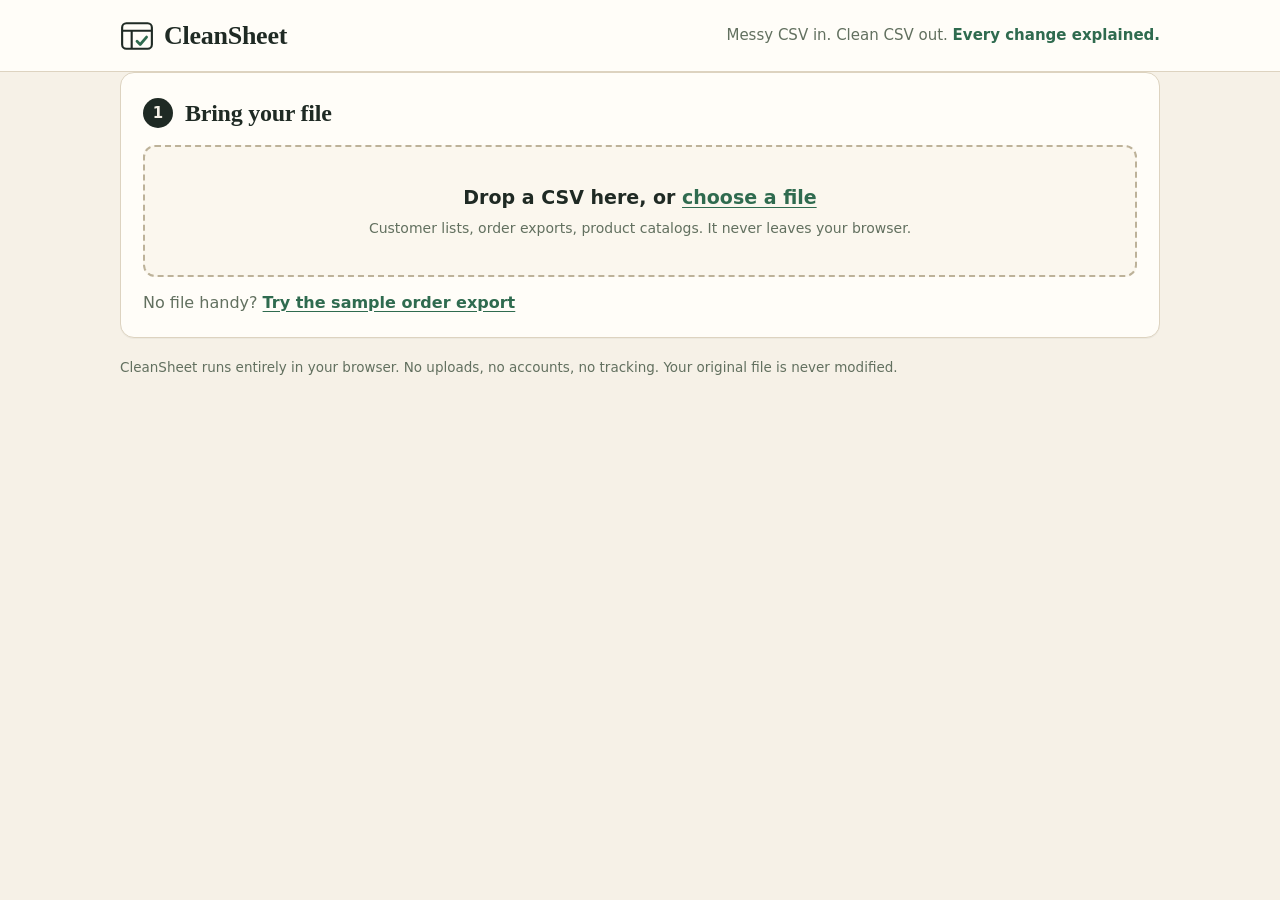
<file: index.html>
<!doctype html>
<html lang="en">
<head>
<meta charset="utf-8">
<meta name="viewport" content="width=device-width, initial-scale=1">
<title>CleanSheet</title>
<meta name="description" content="Clean a messy CSV in your browser. Every change is explained, reviewable and undoable.">
<link rel="stylesheet" href="style.css">
</head>
<body>

<header class="top">
  <div class="wrap top-row">
    <div class="brand">
      <svg class="mark" viewBox="0 0 32 32" aria-hidden="true">
        <rect x="2" y="4" width="28" height="24" rx="4" fill="none" stroke="currentColor" stroke-width="2"/>
        <path d="M2 11h28M11 11v17" stroke="currentColor" stroke-width="2"/>
        <path d="M16 21l3 3 6-7" fill="none" stroke="var(--accent)" stroke-width="2.6" stroke-linecap="round" stroke-linejoin="round"/>
      </svg>
      <span class="brand-name">CleanSheet</span>
    </div>
    <p class="tagline">Messy CSV in. Clean CSV out. <strong>Every change explained.</strong></p>
  </div>
</header>

<main class="wrap">

  <!-- STEP 1 -->
  <section class="card" id="s1">
    <div class="step-head"><span class="num">1</span><h2>Bring your file</h2></div>
    <div class="drop" id="drop" tabindex="0" role="button" aria-label="Choose a CSV file">
      <input type="file" id="file" accept=".csv,.tsv,.txt,text/csv" hidden>
      <p class="drop-big">Drop a CSV here, or <span class="link">choose a file</span></p>
      <p class="drop-small">Customer lists, order exports, product catalogs. It never leaves your browser.</p>
    </div>
    <p class="or">No file handy? <button class="linkbtn" id="useSample" type="button">Try the sample order export</button></p>
    <p class="err" id="loadErr" role="alert" hidden></p>
  </section>

  <!-- STEP 2 -->
  <section class="card" id="s2" hidden>
    <div class="step-head"><span class="num">2</span><h2>Tell it what to fix</h2></div>
    <p class="meta" id="fileMeta"></p>
    <div class="tablewrap small"><table id="previewTable"></table></div>

    <label class="lbl" for="instruction">Describe the job in plain English</label>
    <textarea id="instruction" rows="2" placeholder="e.g. Remove duplicate customers, keep the newest order, flag missing email addresses, and standardize the dates and phone numbers."></textarea>
    <div class="chips" id="chips">
      <button type="button" class="chip">Remove duplicate customers, keep the newest order, flag missing email addresses, and standardize the dates and phone numbers.</button>
      <button type="button" class="chip">Clean everything</button>
      <button type="button" class="chip">Just find duplicates and flag anything missing</button>
    </div>
    <div class="row">
      <button class="btn primary" id="makePlan" type="button">Make a cleaning plan</button>
    </div>
    <p class="honest">Honest note: the instruction reader is a set of keyword rules, not an AI model. It shows you exactly what it understood so you can switch anything on or off.</p>
  </section>

  <!-- STEP 3 -->
  <section class="card" id="s3" hidden>
    <div class="step-head"><span class="num">3</span><h2>Check the plan</h2></div>
    <div id="notes"></div>
    <div id="planList" class="plan"></div>
    <div class="row">
      <button class="btn primary" id="runPlan" type="button">Run cleaning</button>
      <span class="hint">Nothing is deleted from your original. You review every change next.</span>
    </div>
  </section>

  <!-- STEP 4 -->
  <section class="card" id="s4" hidden>
    <div class="step-head"><span class="num">4</span><h2>Review and download</h2></div>

    <div class="stats" id="stats"></div>

    <div class="tabs" role="tablist" id="tabs">
      <button role="tab" data-tab="changes" class="tab on">Cell changes <span class="count" id="cChanges"></span></button>
      <button role="tab" data-tab="removed" class="tab">Removed rows <span class="count" id="cRemoved"></span></button>
      <button role="tab" data-tab="flags" class="tab">Needs your eyes <span class="count" id="cFlags"></span></button>
      <button role="tab" data-tab="result" class="tab">Result preview</button>
    </div>
    <div id="panel" class="panel"></div>

    <div class="export">
      <div id="exportNote" class="export-note"></div>
      <div class="row">
        <button class="btn primary" id="dlClean" type="button">Download cleaned CSV</button>
        <button class="btn" id="dlReport" type="button">Download change report</button>
        <button class="btn ghost" id="startOver" type="button">Start over</button>
      </div>
    </div>
  </section>

</main>

<footer class="wrap foot">
  <p>CleanSheet runs entirely in your browser. No uploads, no accounts, no tracking. Your original file is never modified.</p>
</footer>

<script src="engine.js"></script>
<script src="sample.js"></script>
<script src="app.js"></script>
</body>
</html>
</file>
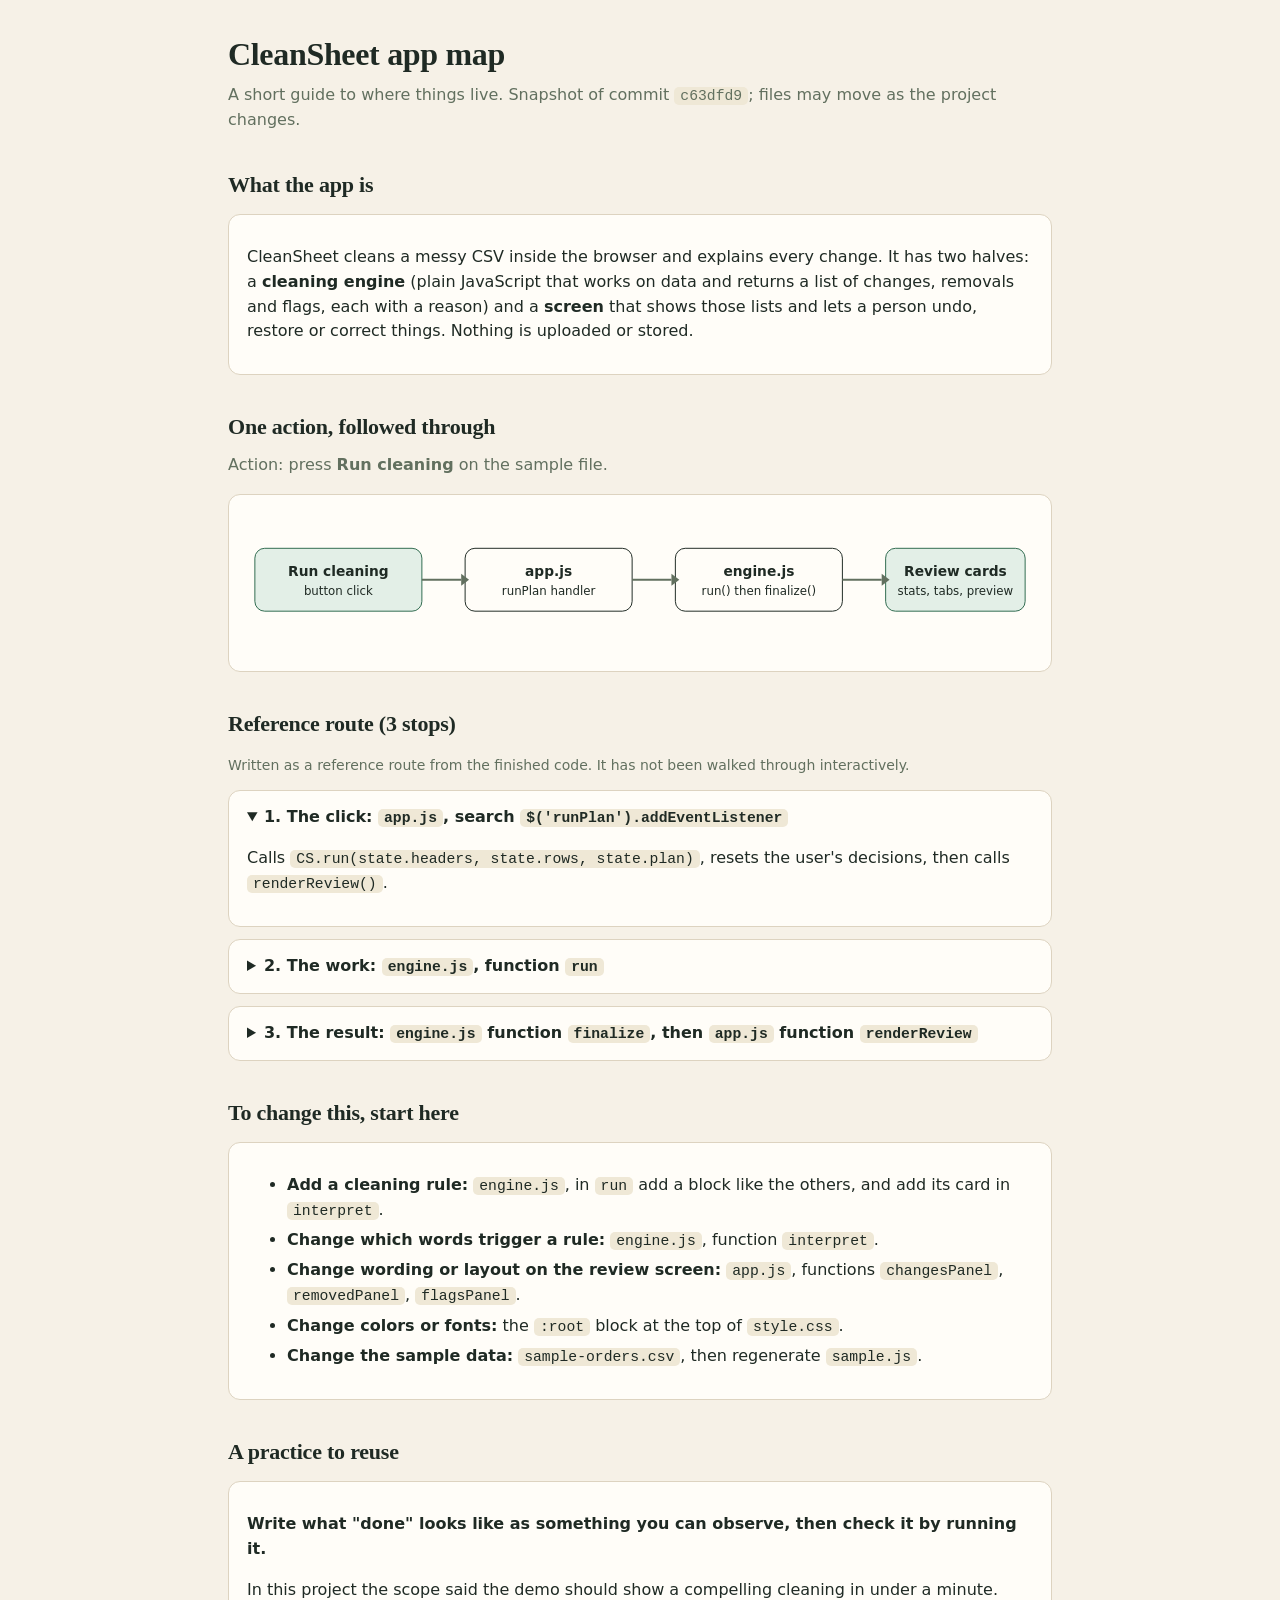
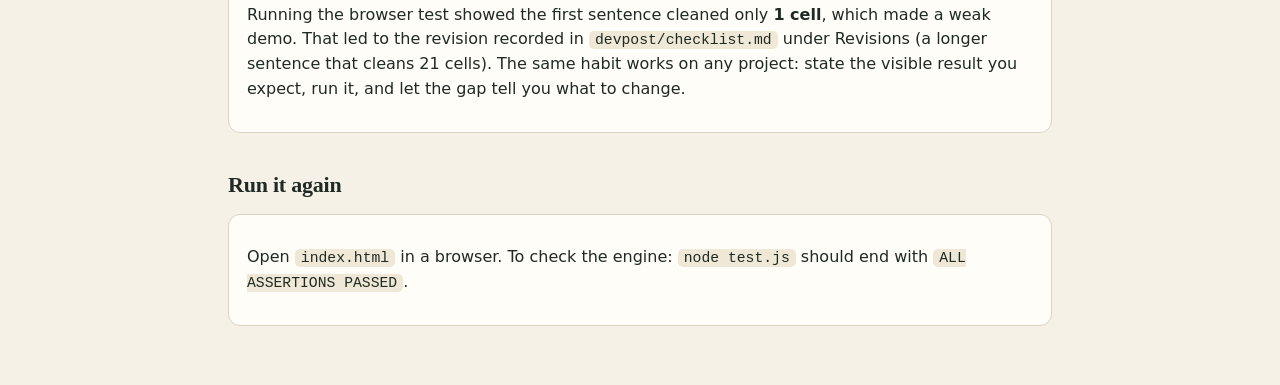
<file: devpost/app-map.html>
<!doctype html>
<html lang="en">
<head>
<meta charset="utf-8">
<meta name="viewport" content="width=device-width, initial-scale=1">
<title>CleanSheet app map</title>
<style>
  :root { --paper:#f6f1e7; --card:#fffdf8; --ink:#1f2a24; --muted:#62705f; --line:#ddd3c0; --accent:#2f6b4f; --soft:#e3efe7; }
  * { box-sizing: border-box; }
  body { margin:0; background:var(--paper); color:var(--ink); font:16px/1.55 system-ui,-apple-system,"Segoe UI",sans-serif; }
  main { max-width: 860px; margin: 0 auto; padding: 24px 18px 48px; }
  h1,h2 { font-family: "Iowan Old Style",Palatino,Georgia,serif; letter-spacing:-.01em; }
  h1 { margin:.2em 0 .1em; font-size: 32px; } h2 { margin: 1.6em 0 .4em; font-size: 22px; }
  p.lead { color: var(--muted); margin-top: 0; }
  section, details { background: var(--card); border:1px solid var(--line); border-radius:12px; padding: 14px 18px; margin: 12px 0; }
  summary { cursor: pointer; font-weight: 700; } summary:focus-visible { outline: 3px solid rgba(47,107,79,.45); outline-offset: 3px; }
  code { font-family: ui-monospace,Menlo,Consolas,monospace; background:#efe8d6; padding: 1px 6px; border-radius: 5px; font-size: .92em; }
  pre { background:#1f2a24; color:#f6f1e7; padding: 12px; border-radius: 10px; overflow:auto; font-size: 13.5px; }
  svg { width:100%; height:auto; display:block; }
  .note { color: var(--muted); font-size: 14px; }
  ol li, ul li { margin: .35em 0; }
  @media (max-width:560px){ h1{font-size:26px} }
</style>
</head>
<body>
<main>
  <h1>CleanSheet app map</h1>
  <p class="lead">A short guide to where things live. Snapshot of commit <code>c63dfd9</code>; files may move as the project changes.</p>

  <h2>What the app is</h2>
  <section>
    <p>CleanSheet cleans a messy CSV inside the browser and explains every change. It has two halves: a <b>cleaning engine</b> (plain JavaScript that works on data and returns a list of changes, removals and flags, each with a reason) and a <b>screen</b> that shows those lists and lets a person undo, restore or correct things. Nothing is uploaded or stored.</p>
  </section>

  <h2>One action, followed through</h2>
  <p class="lead">Action: press <b>Run cleaning</b> on the sample file.</p>
  <section aria-label="Diagram of the run action">
    <svg viewBox="0 0 800 150" role="img" aria-label="Run cleaning button calls the engine run function, which returns changes, removals and flags that are shown in the review tabs">
      <g font-family="system-ui,sans-serif" font-size="14" fill="#1f2a24">
        <rect x="8" y="40" width="170" height="64" rx="10" fill="#e3efe7" stroke="#2f6b4f"/>
        <text x="93" y="68" text-anchor="middle" font-weight="700">Run cleaning</text>
        <text x="93" y="88" text-anchor="middle" font-size="12">button click</text>
        <rect x="222" y="40" width="170" height="64" rx="10" fill="#fffdf8" stroke="#1f2a24"/>
        <text x="307" y="68" text-anchor="middle" font-weight="700">app.js</text>
        <text x="307" y="88" text-anchor="middle" font-size="12">runPlan handler</text>
        <rect x="436" y="40" width="170" height="64" rx="10" fill="#fffdf8" stroke="#1f2a24"/>
        <text x="521" y="68" text-anchor="middle" font-weight="700">engine.js</text>
        <text x="521" y="88" text-anchor="middle" font-size="12">run() then finalize()</text>
        <rect x="650" y="40" width="142" height="64" rx="10" fill="#e3efe7" stroke="#2f6b4f"/>
        <text x="721" y="68" text-anchor="middle" font-weight="700">Review cards</text>
        <text x="721" y="88" text-anchor="middle" font-size="12">stats, tabs, preview</text>
        <g stroke="#62705f" stroke-width="2" fill="none"><path d="M178 72h40"/><path d="M392 72h40"/><path d="M606 72h40"/></g>
        <g fill="#62705f"><path d="M218 66l8 6-8 6z"/><path d="M432 66l8 6-8 6z"/><path d="M646 66l8 6-8 6z"/></g>
      </g>
    </svg>
  </section>

  <h2>Reference route (3 stops)</h2>
  <p class="note">Written as a reference route from the finished code. It has not been walked through interactively.</p>
  <details open>
    <summary>1. The click: <code>app.js</code>, search <code>$('runPlan').addEventListener</code></summary>
    <p>Calls <code>CS.run(state.headers, state.rows, state.plan)</code>, resets the user's decisions, then calls <code>renderReview()</code>.</p>
  </details>
  <details>
    <summary>2. The work: <code>engine.js</code>, function <code>run</code></summary>
    <p>Makes a copy of the rows, applies each switched-on step (trim, names, email, phone, dates, numbers, duplicates, missing), and records a reason for each change. The original rows are never edited, which is why every change can be undone.</p>
  </details>
  <details>
    <summary>3. The result: <code>engine.js</code> function <code>finalize</code>, then <code>app.js</code> function <code>renderReview</code></summary>
    <p><code>finalize</code> takes the engine's lists plus the user's decisions (undone changes, restored rows, typed fixes) and returns the final rows and the change report. <code>renderReview</code> turns that into the counters, tabs and preview you see.</p>
  </details>

  <h2>To change this, start here</h2>
  <section>
    <ul>
      <li><b>Add a cleaning rule:</b> <code>engine.js</code>, in <code>run</code> add a block like the others, and add its card in <code>interpret</code>.</li>
      <li><b>Change which words trigger a rule:</b> <code>engine.js</code>, function <code>interpret</code>.</li>
      <li><b>Change wording or layout on the review screen:</b> <code>app.js</code>, functions <code>changesPanel</code>, <code>removedPanel</code>, <code>flagsPanel</code>.</li>
      <li><b>Change colors or fonts:</b> the <code>:root</code> block at the top of <code>style.css</code>.</li>
      <li><b>Change the sample data:</b> <code>sample-orders.csv</code>, then regenerate <code>sample.js</code>.</li>
    </ul>
  </section>

  <h2>A practice to reuse</h2>
  <section>
    <p><b>Write what "done" looks like as something you can observe, then check it by running it.</b></p>
    <p>In this project the scope said the demo should show a compelling cleaning in under a minute. Running the browser test showed the first sentence cleaned only <b>1 cell</b>, which made a weak demo. That led to the revision recorded in <code>devpost/checklist.md</code> under Revisions (a longer sentence that cleans 21 cells). The same habit works on any project: state the visible result you expect, run it, and let the gap tell you what to change.</p>
  </section>

  <h2>Run it again</h2>
  <section>
    <p>Open <code>index.html</code> in a browser. To check the engine: <code>node test.js</code> should end with <code>ALL ASSERTIONS PASSED</code>.</p>
  </section>
</main>
</body>
</html>
</file>
<file: style.css>
:root {
  --paper: #f6f1e7;
  --card: #fffdf8;
  --ink: #1f2a24;
  --muted: #62705f;
  --line: #ddd3c0;
  --accent: #2f6b4f;
  --accent-ink: #ffffff;
  --accent-soft: #e3efe7;
  --amber: #b87a0f;
  --amber-soft: #fbefd2;
  --red: #b3402e;
  --red-soft: #f8e1dc;
  --blue-soft: #e4ecf6;
  --display: "Iowan Old Style", "Palatino Linotype", Palatino, Georgia, serif;
  --body: system-ui, -apple-system, "Segoe UI", Roboto, sans-serif;
  --mono: ui-monospace, "SF Mono", Menlo, Consolas, monospace;
}
* { box-sizing: border-box; }
html { -webkit-text-size-adjust: 100%; }
body { margin: 0; background: var(--paper); color: var(--ink); font-family: var(--body); line-height: 1.5; font-size: 16px; }
.wrap { max-width: 1080px; margin: 0 auto; padding: 0 20px; }

.top { border-bottom: 1px solid var(--line); background: var(--card); }
.top-row { display: flex; align-items: center; justify-content: space-between; gap: 16px; padding: 16px 20px; flex-wrap: wrap; }
.brand { display: flex; align-items: center; gap: 10px; color: var(--ink); }
.mark { width: 34px; height: 34px; }
.brand-name { font-family: var(--display); font-size: 26px; font-weight: 700; letter-spacing: -0.01em; }
.tagline { margin: 0; color: var(--muted); font-size: 15px; }
.tagline strong { color: var(--accent); }

main > * { min-width: 0; }
.item > div, .step > div { min-width: 0; }
main { padding-top: 24px; padding-bottom: 12px; display: grid; gap: 18px; }
.card { background: var(--card); border: 1px solid var(--line); border-radius: 14px; padding: 22px; box-shadow: 0 1px 0 rgba(31,42,36,.04); }
.step-head { display: flex; align-items: center; gap: 12px; margin-bottom: 14px; }
.step-head h2 { margin: 0; font-family: var(--display); font-size: 24px; letter-spacing: -0.01em; }
.num { width: 30px; height: 30px; border-radius: 50%; background: var(--ink); color: var(--paper); display: grid; place-items: center; font-weight: 700; font-size: 15px; flex: none; }

.drop { border: 2px dashed #bdb299; border-radius: 12px; padding: 36px 20px; text-align: center; cursor: pointer; background: #fbf7ee; transition: background .15s, border-color .15s; }
.drop:hover, .drop:focus-visible, .drop.over { background: var(--accent-soft); border-color: var(--accent); outline: none; }
.drop-big { margin: 0 0 6px; font-size: 19px; font-weight: 600; }
.drop-small { margin: 0; color: var(--muted); font-size: 14px; }
.link { color: var(--accent); text-decoration: underline; text-underline-offset: 3px; }
.or { margin: 14px 0 0; color: var(--muted); }
.linkbtn { background: none; border: 0; padding: 0; font: inherit; color: var(--accent); text-decoration: underline; text-underline-offset: 3px; cursor: pointer; font-weight: 600; }
.err { margin: 12px 0 0; color: var(--red); background: var(--red-soft); padding: 10px 12px; border-radius: 8px; }

.meta { margin: 0 0 8px; color: var(--muted); font-size: 14px; }
.tablewrap { overflow: auto; border: 1px solid var(--line); border-radius: 10px; background: #fff; max-height: 420px; }
.tablewrap.small { max-height: 260px; }
table { border-collapse: collapse; width: 100%; font-size: 14px; }
th, td { padding: 7px 10px; text-align: left; border-bottom: 1px solid #eee6d4; white-space: nowrap; }
th { position: sticky; top: 0; background: #f1ead9; font-weight: 700; font-size: 13px; z-index: 1; }
td.rn, th.rn { color: var(--muted); font-family: var(--mono); font-size: 12px; background: #faf5e8; text-align: right; }
td.empty { color: #a99f89; font-style: italic; }
td.chg { background: var(--accent-soft); }
td.flag { background: var(--amber-soft); box-shadow: inset 0 0 0 2px var(--amber); }
td.edited { background: var(--blue-soft); }

.lbl { display: block; margin: 18px 0 6px; font-weight: 700; }
textarea { width: 100%; font: inherit; padding: 12px; border: 1px solid #bdb299; border-radius: 10px; background: #fff; color: var(--ink); resize: vertical; }
textarea:focus, input[type=text]:focus { outline: 3px solid rgba(47,107,79,.3); border-color: var(--accent); }
.chips { display: flex; flex-wrap: wrap; gap: 8px; margin: 10px 0 4px; }
.chip { font: inherit; font-size: 13.5px; text-align: left; padding: 6px 12px; border-radius: 999px; border: 1px solid var(--line); background: #fff; cursor: pointer; color: var(--ink); }
.chip:hover { border-color: var(--accent); background: var(--accent-soft); }
.row { display: flex; align-items: center; gap: 12px; flex-wrap: wrap; margin-top: 14px; }
.hint { color: var(--muted); font-size: 14px; }
.honest { margin: 14px 0 0; font-size: 13.5px; color: var(--muted); border-left: 3px solid var(--line); padding-left: 10px; }

.btn { font: inherit; font-weight: 700; padding: 10px 18px; border-radius: 10px; border: 1.5px solid var(--ink); background: var(--card); color: var(--ink); cursor: pointer; }
.btn:hover { background: #efe8d6; }
.btn.primary { background: var(--accent); border-color: var(--accent); color: var(--accent-ink); }
.btn.primary:hover { background: #255a41; }
.btn.ghost { border-color: transparent; color: var(--muted); }
.btn:focus-visible, .chip:focus-visible, .tab:focus-visible, .mini:focus-visible { outline: 3px solid rgba(47,107,79,.45); outline-offset: 2px; }

.notes .note { background: var(--amber-soft); border: 1px solid #e8cf93; border-radius: 8px; padding: 8px 12px; margin-bottom: 10px; font-size: 14px; }
.plan { display: grid; gap: 10px; }
.step { display: grid; grid-template-columns: auto 1fr; gap: 12px; padding: 12px 14px; border: 1px solid var(--line); border-radius: 10px; background: #fff; }
.step.on { border-color: var(--accent); background: #f3f9f5; }
.step input { width: 20px; height: 20px; margin-top: 3px; accent-color: var(--accent); }
.step h3 { margin: 0 0 2px; font-size: 16px; display: flex; align-items: center; gap: 8px; flex-wrap: wrap; }
.step p { margin: 0; color: var(--muted); font-size: 14px; }
.badge { font-size: 11px; font-weight: 800; text-transform: uppercase; letter-spacing: .06em; padding: 2px 8px; border-radius: 999px; background: #eee6d4; color: #55604f; }
.badge.requested { background: var(--accent); color: #fff; }
.badge.safe { background: var(--blue-soft); color: #2d4a73; }

.stats { display: grid; grid-template-columns: repeat(auto-fit, minmax(160px, 1fr)); gap: 12px; margin-bottom: 16px; }
.stat { border: 1px solid var(--line); border-radius: 10px; padding: 12px 14px; background: #fff; }
.stat b { display: block; font-family: var(--display); font-size: 30px; line-height: 1.1; }
.stat span { color: var(--muted); font-size: 13.5px; }
.stat.warn { background: var(--amber-soft); border-color: #e8cf93; }
.stat.good { background: var(--accent-soft); border-color: #b7d5c3; }

.tabs { display: flex; gap: 4px; flex-wrap: wrap; border-bottom: 2px solid var(--line); }
.tab { font: inherit; font-weight: 700; padding: 9px 14px; border: 0; background: none; color: var(--muted); cursor: pointer; border-bottom: 3px solid transparent; margin-bottom: -2px; }
.tab.on { color: var(--ink); border-bottom-color: var(--accent); }
.count { display: inline-block; min-width: 22px; padding: 0 6px; margin-left: 4px; border-radius: 999px; background: #eee6d4; font-size: 12px; text-align: center; }
.panel { padding-top: 14px; }
.list { display: grid; gap: 8px; max-height: 460px; overflow: auto; padding-right: 4px; }
.item { display: grid; grid-template-columns: minmax(0,1fr) auto; gap: 10px; align-items: center; padding: 10px 12px; border: 1px solid var(--line); border-radius: 10px; background: #fff; }
.item.undone { opacity: .6; background: #f4efe2; }
.item.flagged { border-color: #e8cf93; background: #fffaf0; }
.item .where { font-size: 12.5px; color: var(--muted); font-family: var(--mono); }
.item .what { font-weight: 600; word-break: break-word; }
.item .why { font-size: 13.5px; color: var(--muted); }
.from { color: var(--red); text-decoration: line-through; text-decoration-thickness: 1.5px; font-family: var(--mono); font-size: 14px; }
.to { color: var(--accent); font-weight: 700; font-family: var(--mono); font-size: 14px; }
.arrow { color: var(--muted); margin: 0 4px; }
.mini { font: inherit; font-size: 13px; font-weight: 700; padding: 5px 12px; border-radius: 8px; border: 1.5px solid var(--ink); background: var(--card); cursor: pointer; white-space: nowrap; }
.mini:hover { background: #efe8d6; }
.fixrow { display: flex; gap: 6px; flex-wrap: wrap; align-items: center; margin-top: 6px; }
input[type=text] { font: inherit; font-size: 14px; padding: 5px 8px; border: 1px solid #bdb299; border-radius: 8px; min-width: 0; width: 220px; max-width: 100%; }
.state { font-size: 12px; font-weight: 800; text-transform: uppercase; letter-spacing: .05em; padding: 2px 8px; border-radius: 999px; }
.state.review { background: var(--amber); color: #fff; }
.state.done { background: var(--accent-soft); color: var(--accent); }
.empty-msg { padding: 22px; text-align: center; color: var(--muted); border: 1px dashed var(--line); border-radius: 10px; }
.legend { display: flex; gap: 14px; flex-wrap: wrap; font-size: 13px; color: var(--muted); margin-bottom: 10px; }
.legend i { display: inline-block; width: 14px; height: 14px; border-radius: 3px; vertical-align: -2px; margin-right: 5px; border: 1px solid var(--line); }

.export { margin-top: 20px; padding-top: 16px; border-top: 1px solid var(--line); }
.export-note { padding: 10px 12px; border-radius: 8px; font-size: 14.5px; background: var(--accent-soft); }
.export-note.warn { background: var(--amber-soft); }

.foot { color: var(--muted); font-size: 13.5px; padding-top: 6px; padding-bottom: 36px; }

@media (max-width: 640px) {
  .card { padding: 16px; }
  .item { grid-template-columns: minmax(0,1fr); }
  .state { justify-self: start; }
  input[type=text] { width: 100%; }
  .top-row { padding: 14px 16px; }
  .wrap { padding: 0 16px; }
  .step-head h2 { font-size: 21px; }
}
@media (prefers-reduced-motion: reduce) { * { transition: none !important; } }
</file>
